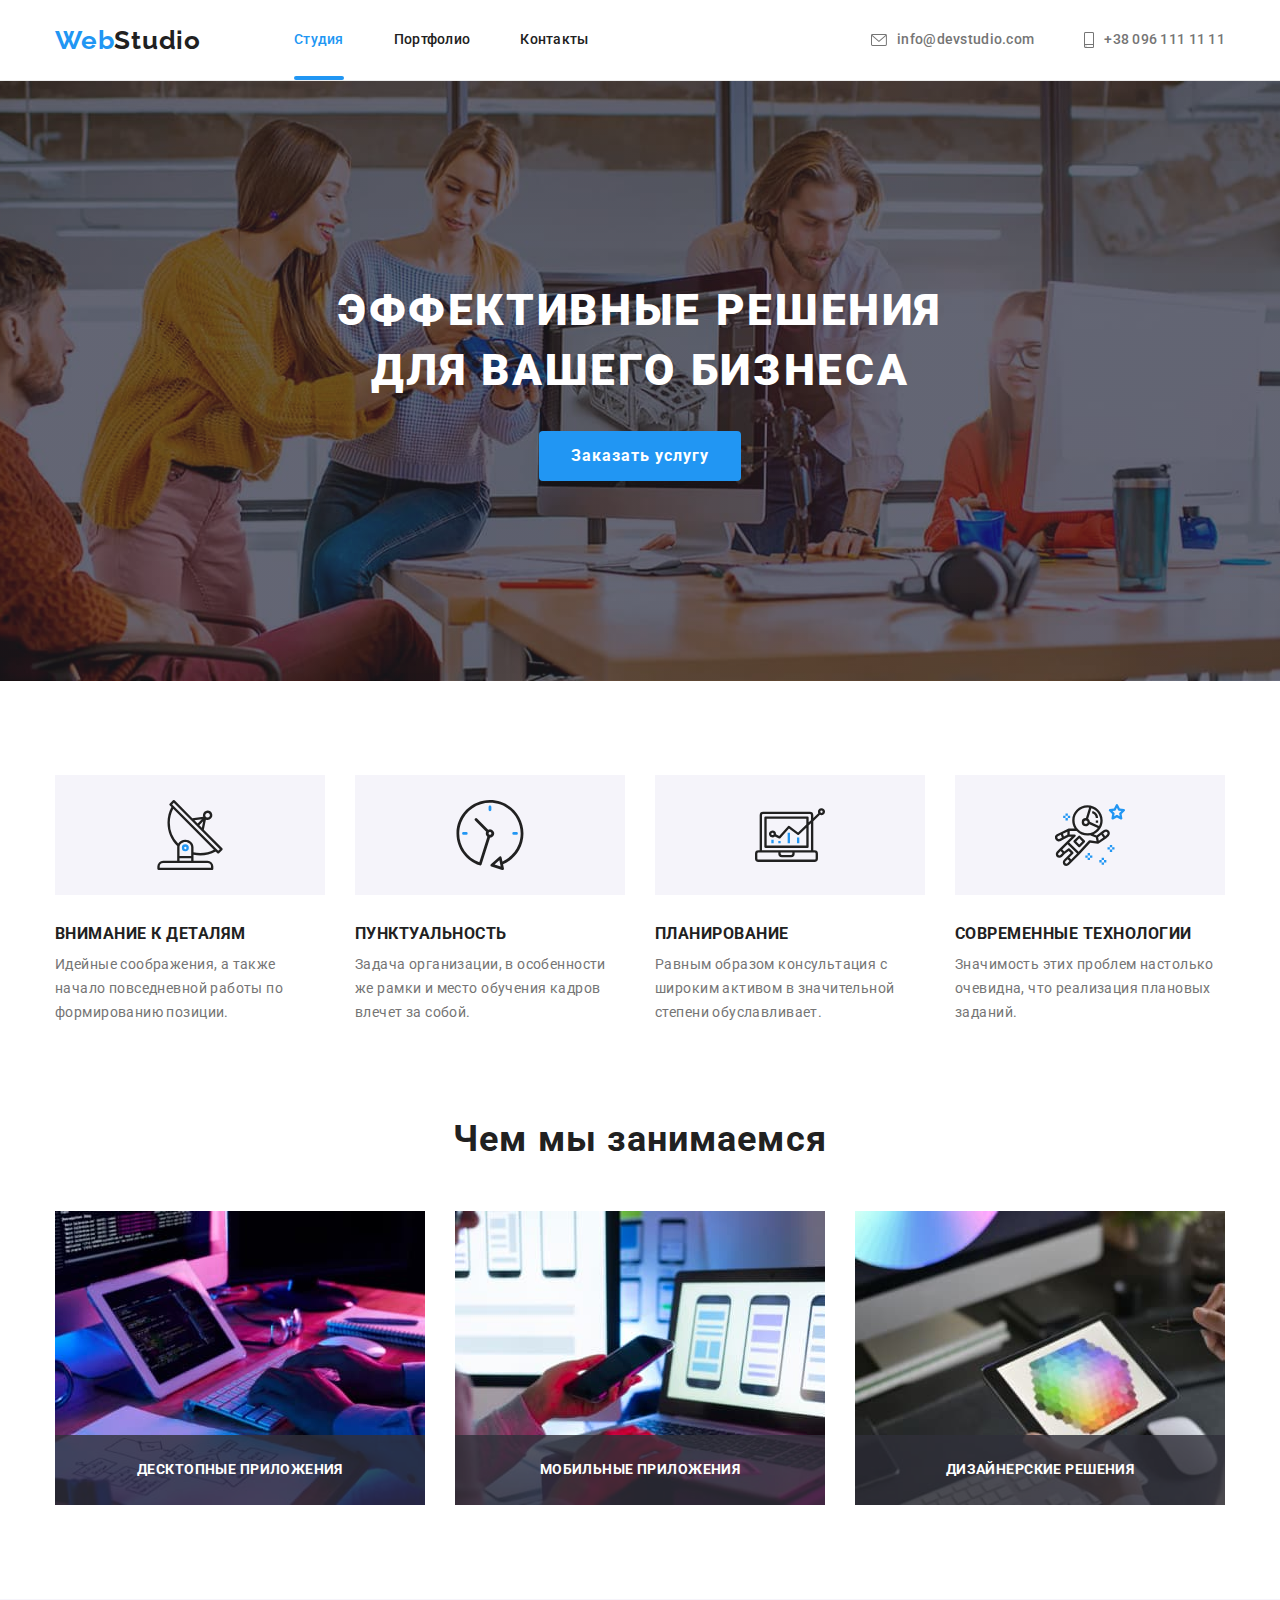
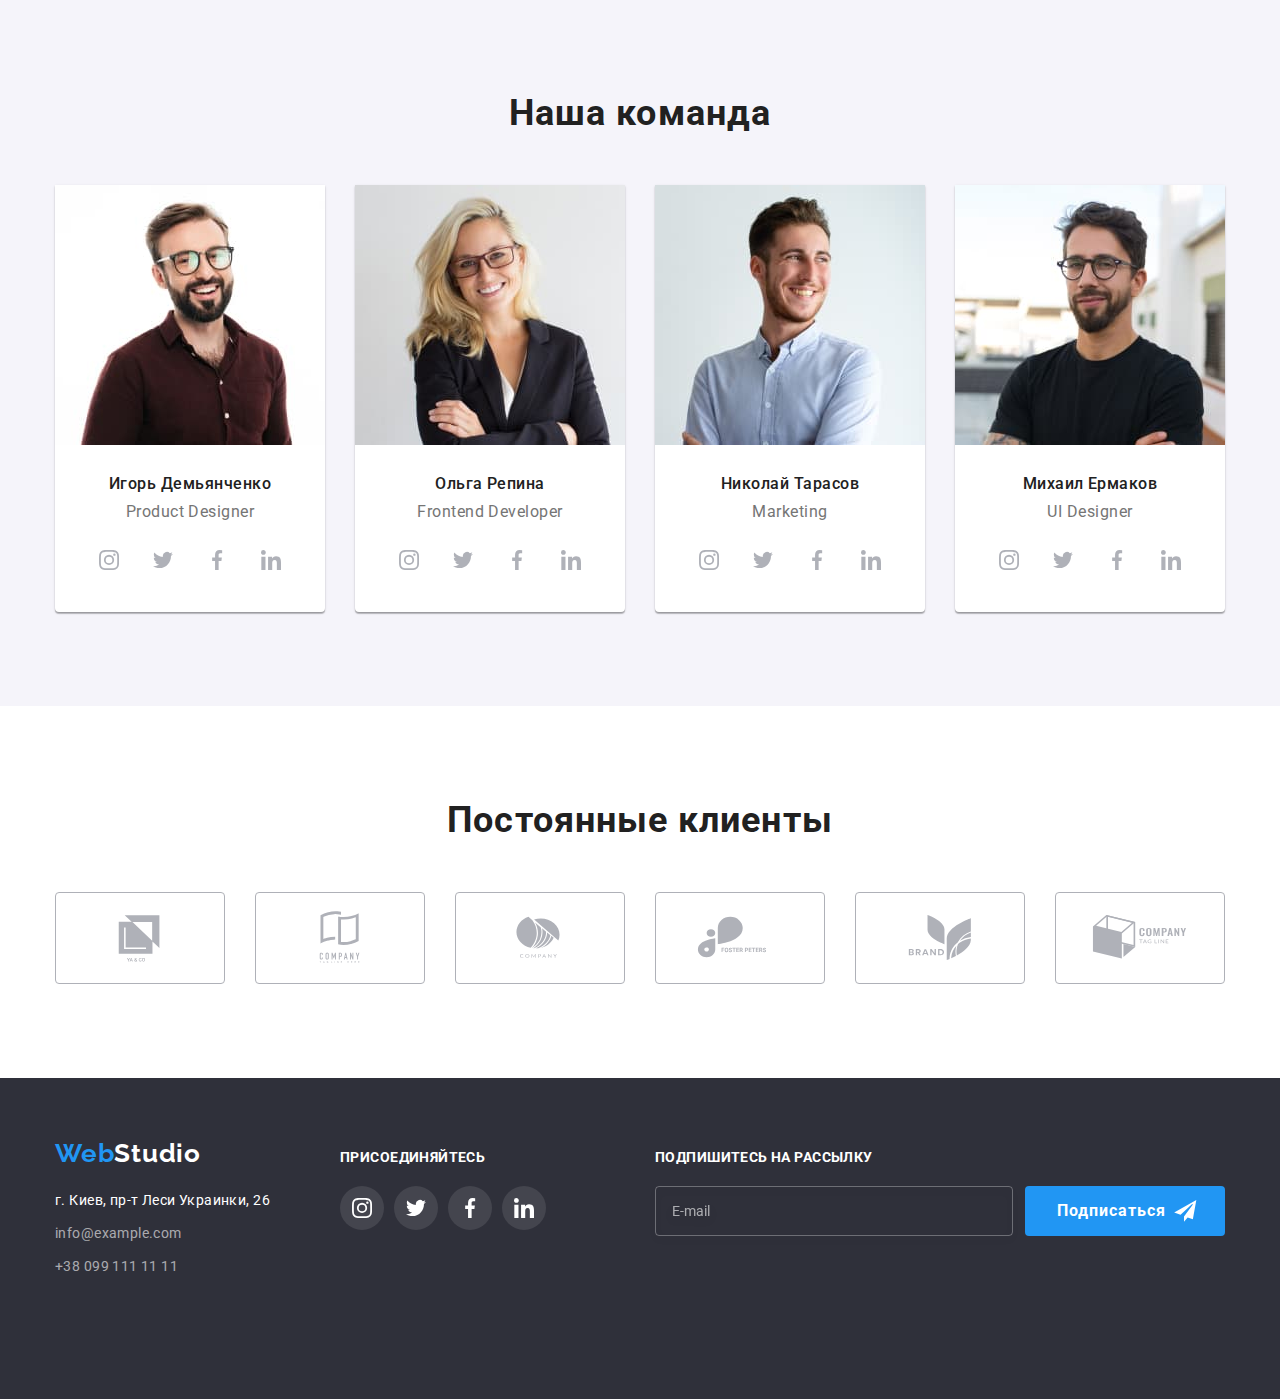
<file: index.html>
<!DOCTYPE html>
<html lang="ru">
  <head>
    <meta charset="UTF-8" />
    <meta http-equiv="X-UA-Compatible" content="IE=edge" />
    <meta name="viewport" content="width=device-width, initial-scale=1.0" />
    <title>WebStudio</title>
    <link rel="preconnect" href="https://fonts.googleapis.com" />
    <link rel="preconnect" href="https://fonts.gstatic.com" crossorigin />
    <link
      href="https://fonts.googleapis.com/css2?family=Raleway:wght@700&family=Roboto:wght@400;500;700;900&display=swap"
      rel="stylesheet"
    />
    <link
      rel="stylesheet"
      href="https://cdnjs.cloudflare.com/ajax/libs/modern-normalize/1.1.0/modern-normalize.min.css"
    />
    <link rel="stylesheet" href="./css/main.min.css" />
  </head>
  <body>
    <header class="header">
      <div class="header__container container">
        <a href="" class="logo header__logo link"
          >Web<span class="header__logo--black">Studio</span></a
        >
        <button type="button" class="header-btn">
          <svg class="header__icon" width="40" height="40">
            <use href="./images/icons.svg#icon-menu">
          </svg>
        </button>
        <nav class="navigation">
          <ul class="menu-list list">
            <li class="menu-list__item">
              <a href="./index.html" class="menu-list__link menu-list__link--current link">Студия</a>
            </li>
            <li class="menu-list__item">
              <a href="./portfolio.html" class="menu-list__link link">Портфолио</a>
            </li>
            <li class="menu-list__item">
              <a href="" class="menu-list__link link">Контакты</a>
            </li>
          </ul>
        </nav>
        <ul class="contact header__contact list">
          <li class="contact__item">
            <a href="mailto:info@devstudio.com" class="contact__mail link"
              ><svg class="contact__icon" width="16" height="12">
                  <use href="./images/icons.svg#icon-envelope">
                </svg>
                info@devstudio.com</a>
          </li>
          <li class="contact__item">
            <a href="tel:+380961111111" class="contact__tel link"
              ><svg class="contact__icon" width="10" height="16">
                  <use href="./images/icons.svg#icon-smartphone">
                </svg>
                +38 096 111 11 11</a>
          </li>
        </ul>
      </div>
      <div class="mobile-menu is-hidden">
        <div class="container">
          <div class="mobile-menu__top">
        <button type="button" class="mobile-menu-btn">
          <svg class="mobile-menu__icon" width="18" height="18">
            <use href="./images/icons.svg#icon-vector">
          </svg>
        </button>
        <ul class="mobile-menu__list list">
            <li class="mobile-menu__item">
              <a href="./index.html" class="mobile-menu__link mobile-menu__link--current link">Студия</a>
            </li>
            <li class="mobile-menu__item">
              <a href="./portfolio.html" class="mobile-menu__link link">Портфолио</a>
            </li>
            <li class="mobile-menu__item">
              <a href="" class="mobile-menu__link link">Контакты</a>
            </li>
          </ul>
          </div>
          <div class="mobile-menu__bottom">
          <ul class="list">
            <li class="mobile-menu__contact">
              <a href="tel:+380961111111" class="mobile-menu__tel link">+38 096 111 11 11</a>
            </li>
            <li class="mobile-menu__contact">
              <a href="mailto:info@devstudio.com" class="mobile-menu__mail link">info@devstudio.com</a>
          </li>
        </ul>
        <ul class="mobile-menu__soc-list list">
          <li class="mobile-menu__soc-item">
            <a href="" class="mobile-menu__soc-link link" target="_blank" rel="noopener noreferrer nofollow">Instagram</a>
          </li>
          <li class="mobile-menu__soc-item">
            <a href="" class="mobile-menu__soc-link link" target="_blank" rel="noopener noreferrer nofollow">Twitter</a>
          </li>
          <li class="mobile-menu__soc-item">
            <a href="" class="mobile-menu__soc-link link" target="_blank" rel="noopener noreferrer nofollow">Facebook</a>
          </li>
          <li class="mobile-menu__soc-item">
            <a href="" class="mobile-menu__soc-link link" target="_blank" rel="noopener noreferrer nofollow">Linkedin</a>
          </li>
        </ul>
        </div>
        </div>
      </div>
    </header>
    <main>
      <section class="hero section">
        <div class="container">
          <h1 class="hero__text">Эффективные решения для вашего бизнеса</h1>
          <button type="button" class="hero__btn" data-modal-open>
            Заказать услугу
          </button>
        </div>
      </section>
      <section class="making section">
        <div class="container">
          <h2 class="visualy-hidden">Преимущества</h2>
          <ul class="making__list list">
            <li class="making__item">
              <div class="making__background">
                <svg class="making__icon" width="70" height="70">
                  <use href="./images/icons.svg#icon-antenna">
                </svg>
              </div>
              <h3 class="making__caption">Внимание к деталям</h3>
              <p class="making__clarification">
                Идейные соображения, а также начало повседневной работы по
                формированию позиции.
              </p>
            </li>
            <li class="making__item">
              <div class="making__background">
                <svg class="making__icon" width="70" height="70">
                  <use href="./images/icons.svg#icon-clock">
                </svg>
              </div>
              <h3 class="making__caption">Пунктуальность</h3>
              <p class="making__clarification">
                Задача организации, в особенности же рамки и место обучения
                кадров влечет за собой.
              </p>
            </li>
            <li class="making__item">
              <div class="making__background">
                <svg class="making__icon" width="70" height="70">
                  <use href="./images/icons.svg#icon-diagram">
                </svg>
              </div>
              <h3 class="making__caption">Планирование</h3>
              <p class="making__clarification">
                Равным образом консультация с широким активом в значительной
                степени обуславливает.
              </p>
            </li>
            <li class="making__item">
              <div class="making__background">
                <svg class="making__icon" width="70" height="70">
                  <use href="./images/icons.svg#icon-astronaut">
                </svg>
              </div>
              <h3 class="making__caption">Современные технологии</h3>
              <p class="making__clarification">
                Значимость этих проблем настолько очевидна, что реализация
                плановых заданий.
              </p>
            </li>
          </ul>
        </div>
      </section>
      <section class="skills section">
        <div class="container">
          <h2 class="skills__caption">Чем мы занимаемся</h2>
          <ul class="skills-list list">
            <li class="skills-list__item">
              <div class="skills-list__example">
                <img
                  srcset="./images/skills/img1.jpg 1x, ./images/skills/img1-2x.jpg 2x"
                  src="./images/skills/img1.jpg"
                  alt="Десктопное приложение"
                  width="370"
                />
                <h3 class="skills-list__text">Десктопные приложения</h3>
             </div>
            </li>
            <li class="skills-list__item">
              <div class="skills-list__example">
                <img
                  srcset="./images/skills/img2.jpg 1x, ./images/skills/img2-2x.jpg 2x"
                  src="./images/skills/img2.jpg"
                  alt="Мобильное приложение"
                  width="370"
                />
                <h3 class="skills-list__text">Мобильные приложения</h3>
              </div>
            </li>
            <li class="skills-list__item">
              <div class="skills-list__example">
              <img
                srcset="./images/skills/img3.jpg 1x, ./images/skills/img3-2x.jpg 2x"
                src="./images/skills/img3.jpg"
                alt="Дизайнерские задачи"
                width="370"
              />
                <h3 class="skills-list__text">Дизайнерские решения</h3>
              </div>
            </li>
          </ul>
        </div>
      </section>
      <section class="staff section">
        <div class="container">
          <h2 class="staff__caption">Наша команда</h2>
          <ul class="staff-list list">
            <li class="staff-list__item">
              <picture>
                <source 
                srcset="
                ./images/staff-img/desctop-size/img1.jpg 1x, 
                ./images/staff-img/desctop-size/img1-2x.jpg 2x"
                media="(min-width:1200px)"
                >
                <source 
                srcset="
                ./images/staff-img/tablet-size/img1.jpg 1x, 
                ./images/staff-img/tablet-size/img1-2x.jpg 2x"
                media="(min-width:768px)"
                >
                <source 
                srcset="
                ./images/staff-img/mobile-size/img1.jpg 1x, 
                ./images/staff-img/mobile-size/img1-2x.jpg 2x"
                media="(min-width:320px)"
                >
                <img
                src="./images/staff-img/tablet-size/img1.jpg"
                alt="Первый член команды"
              />
              </picture>
              <div class="staff-list__information">
                <h3 class="staff-list__name">Игорь Демьянченко</h3>
                <p class="staff-list__position">Product Designer</p>
                <ul class="staff-list__networks list">
                  <li class="staff-list__service">
                    <a href="" class="staff-list__service-link">
                      <svg class="staff-list__icon" width="20" height="20">
                        <use href="./images/icons.svg#icon-instagram">
                      </svg>
                    </a>
                  </li>
                  <li class="staff-list__service">
                    <a href="" class="staff-list__service-link">
                      <svg class="staff-list__icon" width="20" height="20">
                        <use href="./images/icons.svg#icon-twitter">
                      </svg>
                    </a>
                  </li>
                  <li class="staff-list__service">
                    <a href="" class="staff-list__service-link">
                      <svg class="staff-list__icon" width="20" height="20">
                        <use href="./images/icons.svg#icon-facebook">
                      </svg>
                    </a>
                  </li>
                  <li class="staff-list__service">
                    <a href="" class="staff-list__service-link">
                      <svg class="staff-list__icon" width="20" height="20">
                        <use href="./images/icons.svg#icon-linkedin">
                      </svg>
                    </a>
                  </li>
                </ul>
              </div>
            </li>
            <li class="staff-list__item">
              <picture>
                <source 
                srcset="
                ./images/staff-img/desctop-size/img2.jpg 1x, 
                ./images/staff-img/desctop-size/img2-2x.jpg 2x"
                media="(min-width:1200px)"
                >
                <source 
                srcset="
                ./images/staff-img/tablet-size/img2.jpg 1x, 
                ./images/staff-img/tablet-size/img2-2x.jpg 2x"
                media="(min-width:768px)"
                >
                <source 
                srcset="
                ./images/staff-img/mobile-size/img2.jpg 1x, 
                ./images/staff-img/mobile-size/img2-2x.jpg 2x"
                media="(min-width:320px)"
                >
                <img
                src="./images/staff-img/tablet-size/img2.jpg"
                alt="Первый член команды"
              />
              </picture>
              <div class="staff-list__information">
                <h3 class="staff-list__name">Ольга Репина</h3>
                <p class="staff-list__position">Frontend Developer</p>
                <ul class="staff-list__networks list">
                  <li class="staff-list__service">
                    <a href="" class="staff-list__service-link">
                      <svg class="staff-list__icon" width="20" height="20">
                        <use href="./images/icons.svg#icon-instagram">
                      </svg>
                    </a>
                  </li>
                  <li class="staff-list__service">
                    <a href="" class="staff-list__service-link">
                      <svg class="staff-list__icon" width="20" height="20">
                        <use href="./images/icons.svg#icon-twitter">
                      </svg>
                    </a>
                  </li>
                  <li class="staff-list__service">
                    <a href="" class="staff-list__service-link">
                      <svg class="staff-list__icon" width="20" height="20">
                        <use href="./images/icons.svg#icon-facebook">
                      </svg>
                    </a>
                  </li>
                  <li class="staff-list__service">
                    <a href="" class="staff-list__service-link">
                      <svg class="staff-list__icon" width="20" height="20">
                        <use href="./images/icons.svg#icon-linkedin">
                      </svg>
                    </a>
                  </li>
                </ul>
              </div>
            </li>
            <li class="staff-list__item">
              <picture>
                <source 
                srcset="
                ./images/staff-img/desctop-size/img3.jpg 1x, 
                ./images/staff-img/desctop-size/img3-2x.jpg 2x"
                media="(min-width:1200px)"
                >
                <source 
                srcset="
                ./images/staff-img/tablet-size/img3.jpg 1x, 
                ./images/staff-img/tablet-size/img3-2x.jpg 2x"
                media="(min-width:768px)"
                >
                <source 
                srcset="
                ./images/staff-img/mobile-size/img3.jpg 1x, 
                ./images/staff-img/mobile-size/img3-2x.jpg 2x"
                media="(min-width:320px)"
                >
                <img
                src="./images/staff-img/tablet-size/img3.jpg"
                alt="Первый член команды"
              />
              </picture>
              <div class="staff-list__information">
                <h3 class="staff-list__name">Николай Тарасов</h3>
                <p class="staff-list__position">Marketing</p>
                <ul class="staff-list__networks list">
                  <li class="staff-list__service">
                    <a href="" class="staff-list__service-link">
                      <svg class="staff-list__icon" width="20" height="20">
                        <use href="./images/icons.svg#icon-instagram">
                      </svg>
                    </a>
                  </li>
                  <li class="staff-list__service">
                    <a href="" class="staff-list__service-link">
                      <svg class="staff-list__icon" width="20" height="20">
                        <use href="./images/icons.svg#icon-twitter">
                      </svg>
                    </a>
                  </li>
                  <li class="staff-list__service">
                    <a href="" class="staff-list__service-link">
                      <svg class="staff-list__icon" width="20" height="20">
                        <use href="./images/icons.svg#icon-facebook">
                      </svg>
                    </a>
                  </li>
                  <li class="staff-list__service">
                    <a href="" class="staff-list__service-link">
                      <svg class="staff-list__icon" width="20" height="20">
                        <use href="./images/icons.svg#icon-linkedin">
                      </svg>
                    </a>
                  </li>
                </ul>
              </div>
            </li>
            <li class="staff-list__item">
              <picture>
                <source 
                srcset="
                ./images/staff-img/desctop-size/img4.jpg 1x, 
                ./images/staff-img/desctop-size/img4-2x.jpg 2x"
                media="(min-width:1200px)"
                >
                <source 
                srcset="
                ./images/staff-img/tablet-size/img4.jpg 1x, 
                ./images/staff-img/tablet-size/img4-2x.jpg 2x"
                media="(min-width:768px)"
                >
                <source 
                srcset="
                ./images/staff-img/mobile-size/img4.jpg 1x, 
                ./images/staff-img/mobile-size/img4-2x.jpg 2x"
                media="(min-width:320px)"
                >
                <img
                src="./images/staff-img/tablet-size/img4.jpg"
                alt="Первый член команды"
              />
              </picture>
              <div class="staff-list__information">
                <h3 class="staff-list__name">Михаил Ермаков</h3>
                <p class="staff-list__position">UI Designer</p>
                <ul class="staff-list__networks list">
                  <li class="staff-list__service">
                    <a href="" class="staff-list__service-link">
                      <svg class="staff-list__icon" width="20" height="20">
                        <use href="./images/icons.svg#icon-instagram">
                      </svg>
                    </a>
                  </li>
                  <li class="staff-list__service">
                    <a href="" class="staff-list__service-link">
                      <svg class="staff-list__icon" width="20" height="20">
                        <use href="./images/icons.svg#icon-twitter">
                      </svg>
                    </a>
                  </li>
                  <li class="staff-list__service">
                    <a href="" class="staff-list__service-link">
                      <svg class="staff-list__icon" width="20" height="20">
                        <use href="./images/icons.svg#icon-facebook">
                      </svg>
                    </a>
                  </li>
                  <li class="staff-list__service">
                    <a href="" class="staff-list__service-link">
                      <svg class="staff-list__icon" width="20" height="20">
                        <use href="./images/icons.svg#icon-linkedin">
                      </svg>
                    </a>
                  </li>
                </ul>
              </div>
            </li>
          </ul>
        </div>
      </section>
      <section class="clients section">
        <div class="container">
        <h2 class="clients__caption">Постоянные клиенты</h2>
          <ul class="clients-list list">
            <li class="clients-list__item">
              <a href="" class="clients-list__link">
                <svg class="clients-list__icon" width="106" height="60">
                  <use href="./images/icons.svg#icon-Logo">
                </svg>
              </a>
            </li>
            <li class="clients-list__item">
              <a href="" class="clients-list__link">
                <svg class="clients-list__icon" width="106" height="60">
                  <use href="./images/icons.svg#icon-Logo2">
                </svg>
              </a>
            </li>
            <li class="clients-list__item">
              <a href="" class="clients-list__link">
                <svg class="clients-list__icon" width="106" height="60">
                  <use href="./images/icons.svg#icon-Logo3">
                </svg>
              </a>
            </li>
            <li class="clients-list__item">
              <a href="" class="clients-list__link">
                <svg class="clients-list__icon" width="106" height="60">
                  <use href="./images/icons.svg#icon-Logo4">
                </svg>
              </a>
            </li>
            <li class="clients-list__item">
              <a href="" class="clients-list__link">
                <svg class="clients-list__icon" width="106" height="60">
                  <use href="./images/icons.svg#icon-Logo5">
                </svg>
              </a>
            </li>
            <li class="clients-list__item">
              <a href="" class="clients-list__link">
                <svg class="clients-list__icon" width="106" height="60">
                  <use href="./images/icons.svg#icon-Logo6">
                </svg>
              </a>
            </li>
          </ul>
          </div>
      </section>
    </main>
    <footer class="footer">
      <div class="footer__container container">
        <div class="footer__wrap">
        <div class="footer__links">
          <a href="" class="logo footer__logo link"
          >Web<span class="footer__logo--white">Studio</span></a
          >
          <address class="footer__address">
          <ul class="address-list list">
            <li class="address-list__item">
              <a href="" class="address-list__street link"
                >г. Киев, пр-т Леси Украинки, 26</a
              >
            </li>
            <li class="address-list__item">
              <a href="mailto:info@devstudio.com" class="address-list__mail link"
                >info@example.com</a
              >
            </li>
            <li class="address-list__item">
              <a href="tel:+380961111111" class="address-list__tel link"
                >+38 099 111 11 11</a
              >
            </li>
          </ul>
          </address>
        </div>
        <div class="company-networks footer__network">
          <h3 class="company-networks__text">Присоединяйтесь</h3>
          <ul class="company-networks__list list">
            <li class="company-networks__item">
             <a href="" class="company-networks__link">
               <svg class="company-networks__icon" width="20" height="20">
                <use href="./images/icons.svg#icon-instagram">
               </svg>
             </a>
           </li>
           <li class="company-networks__item">
             <a href="" class="company-networks__link">
                <svg class="company-networks__icon" width="20" height="20">
                  <use href="./images/icons.svg#icon-twitter">
               </svg>
             </a>
            </li>
           <li class="company-networks__item">
              <a href="" class="company-networks__link">
               <svg class="company-networks__icon" width="20" height="20">
                 <use href="./images/icons.svg#icon-facebook">
               </svg>
             </a>
            </li>
            <li class="company-networks__item">
             <a href="" class="company-networks__link">
               <svg class="company-networks__icon" width="20" height="20">
                  <use href="./images/icons.svg#icon-linkedin">
               </svg>
             </a>
            </li>
          </ul>
        </div>
        </div>
        <div class="subscribe">
          <p class="subscribe__title">Подпишитесь на рассылку</p>
          <form class="subscribe__form">
            <input type="email" name="user-mail" class="subscribe__input" placeholder="E-mail">
            <button type="submit" class="subscribe__btn">Подписаться
              <svg class="subscribe__icon" width="24" height="24">
                  <use href="./images/icons.svg#icon-send-to">
               </svg>
            </button>
          </form>
        </div>
      </div>
    </footer>
    <div class="backdrop is-hidden"data-modal>
      <div class="modal">
      <button type="button" class="modal__batton" data-modal-close>
        <svg class="modal__icon" width="11" height="11">
          <use href="./images/icons.svg#icon-vector">
        </svg>
      </button>
      <p class="modal__title">Оставьте свои данные, мы вам перезвоним</p>
      <form class="modal__form">
        <div class="modal__field">
        <label class="modal__label">Имя
        <span class="modal__input-wraper">
          <input type="text" name="user-name" class="modal__input">
          <svg class="modal__input-icon" width="18" height="18">
            <use href="./images/icons.svg#icon-person">
          </svg>
        </span>
        </label>
        </div>
        <div class="modal__field">
        <label class="modal__label">Телефон
        <span class="modal__input-wraper">
        <input type="tel" name="user-tel" class="modal__input">
        <svg class="modal__input-icon" width="18" height="18">
            <use href="./images/icons.svg#icon-phone-black">
          </svg>
        </span>
        </label>
        </div>
        <div class="modal__field">
        <label class="modal__label">Почта
        <span class="modal__input-wraper">
        <input type="email" name="user-mail" class="modal__input">
        <svg class="modal__input-icon" width="18" height="18">
            <use href="./images/icons.svg#icon-email-black">
          </svg>
        </span>
        </label>
        </div>
        <div class="modal__field">
        <label class="modal__label">Комментарий
        <textarea name="user-text" class="modal__comment" placeholder="Введите текст"></textarea>
        </label>
        </div>
        <div class="modal__field-check">
          <input type="checkbox" name="policy" id="input-check" class="modal__check modal__input-hidden">
          <label for="input-check" class="modal__check-text">
            <span class="modal__check-wrap">
              <svg class="modal__check-icon" width="11" height="8">
              <use href="./images/icons.svg#icon-agree">
              </svg>
            </span>
            Соглашаюсь с рассылкой и принимаю<a href="" class="modal__policy">Условия договора</a></label>
        </div>
        <button type="submit" class="modal__confirm-btn">Отправить</button>
      </form>
    </div>
  </div>
  <script src="./js/modal.js"></script>
  <script src="./js/menu.js"></script>
  </body>
</html>
    </main>
  </body>
</html>
</file>
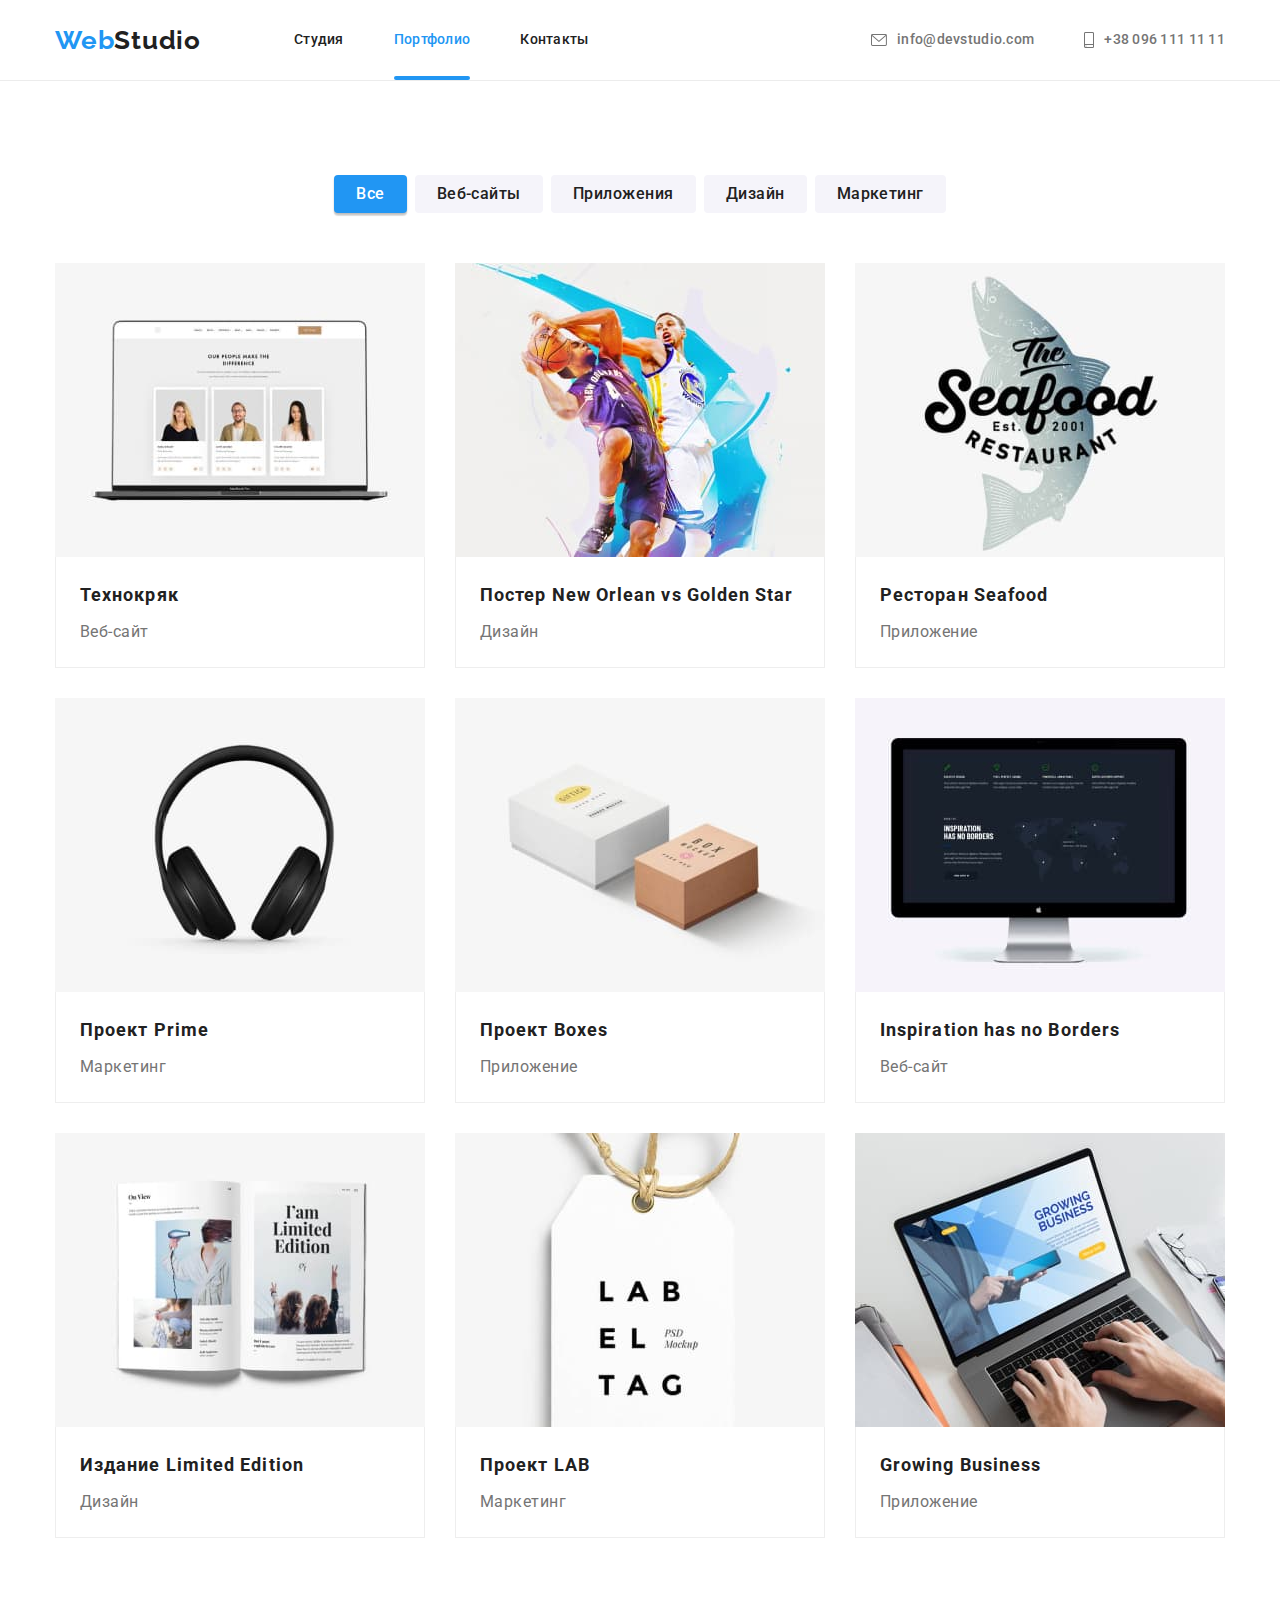
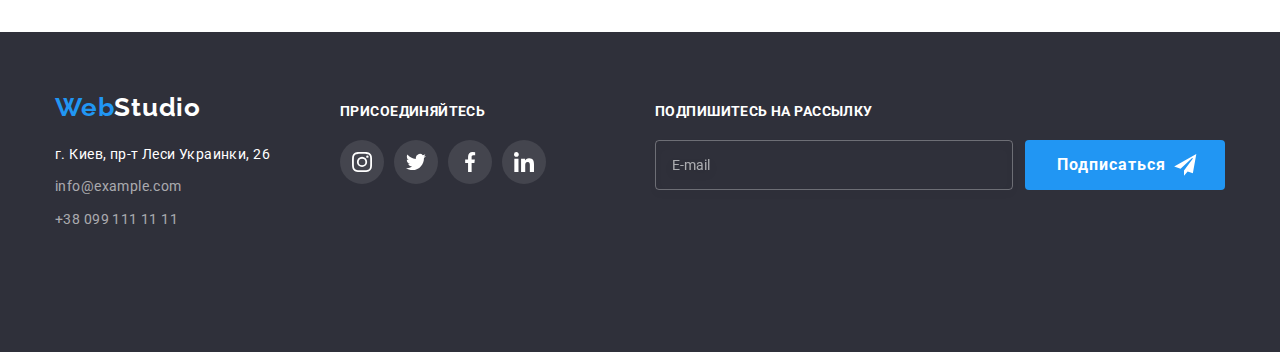
<file: portfolio.html>
<!DOCTYPE html>
<html lang="ru">
  <head>
    <meta charset="UTF-8" />
    <meta http-equiv="X-UA-Compatible" content="IE=edge" />
    <meta name="viewport" content="width=device-width, initial-scale=1.0" />
    <title>WebStudio</title>
    <link rel="preconnect" href="https://fonts.googleapis.com" />
    <link rel="preconnect" href="https://fonts.gstatic.com" crossorigin />
    <link
      href="https://fonts.googleapis.com/css2?family=Raleway:wght@700&family=Roboto:wght@400;500;700;900&display=swap"
      rel="stylesheet"
    />
    <link
      rel="stylesheet"
      href="https://cdnjs.cloudflare.com/ajax/libs/modern-normalize/1.1.0/modern-normalize.min.css"
    />
    <link rel="stylesheet" href="./css/main.min.css" />
  </head>
  <body>
    <header class="header">
      <div class="container header__container">
        <a href="" class="logo header__logo link"
          >Web<span class="header__logo--black">Studio</span></a
        >
        <button type="button" class="header-btn">
          <svg class="header__icon" width="40" height="40">
            <use href="./images/icons.svg#icon-menu">
          </svg>
        </button>
        <nav class="navigation">
          <ul class="menu-list list">
            <li class="menu-list__item">
              <a href="./index.html" class="menu-list__link link">Студия</a>
            </li>
            <li class="menu-list__item">
              <a href="./portfolio.html" class="menu-list__link link menu-list__link--current">Портфолио</a>
            </li>
            <li class="menu-list__item">
              <a href="" class="menu-list__link link">Контакты</a>
            </li>
          </ul>
        </nav>
        <ul class="contact header__contact list">
          <li class="contact__item">
            <a href="mailto:info@devstudio.com" class="contact__mail link"
              ><svg class="contact__icon" width="16" height="12">
                  <use href="./images/icons.svg#icon-envelope">
                </svg>
                info@devstudio.com</a>
          </li>
          <li class="contact-item">
            <a href="tel:+380961111111" class="contact__tel link"
              ><svg class="contact__icon" width="10" height="16">
                  <use href="./images/icons.svg#icon-smartphone">
                </svg>
                +38 096 111 11 11</a>
          </li>
        </ul>
      </div>
      <div class="mobile-menu is-hidden">
        <div class="container">
          <div class="mobile-menu__top">
        <button type="button" class="mobile-menu-btn">
          <svg class="mobile-menu__icon" width="18" height="18">
            <use href="./images/icons.svg#icon-vector">
          </svg>
        </button>
        <ul class="mobile-menu__list list">
            <li class="mobile-menu__item">
              <a href="./index.html" class="mobile-menu__link link">Студия</a>
            </li>
            <li class="mobile-menu__item">
              <a href="./portfolio.html" class="mobile-menu__link mobile-menu__link--current link">Портфолио</a>
            </li>
            <li class="mobile-menu__item">
              <a href="" class="mobile-menu__link link">Контакты</a>
            </li>
          </ul>
          </div>
          <div class="mobile-menu__bottom">
          <ul class="list">
            <li class="mobile-menu__contact">
              <a href="tel:+380961111111" class="mobile-menu__tel link">+38 096 111 11 11</a>
            </li>
            <li class="mobile-menu__contact">
              <a href="mailto:info@devstudio.com" class="mobile-menu__mail link">info@devstudio.com</a>
          </li>
        </ul>
        <ul class="mobile-menu__soc-list list">
          <li class="mobile-menu__soc-item">
            <a href="" class="mobile-menu__soc-link link" target="_blank" rel="noopener noreferrer nofollow">Instagram</a>
          </li>
          <li class="mobile-menu__soc-item">
            <a href="" class="mobile-menu__soc-link link" target="_blank" rel="noopener noreferrer nofollow">Twitter</a>
          </li>
          <li class="mobile-menu__soc-item">
            <a href="" class="mobile-menu__soc-link link" target="_blank" rel="noopener noreferrer nofollow">Facebook</a>
          </li>
          <li class="mobile-menu__soc-item">
            <a href="" class="mobile-menu__soc-link link" target="_blank" rel="noopener noreferrer nofollow">Linkedin</a>
          </li>
        </ul>
        </div>
        </div>
      </div>
    </header>
    <main>
      <section class="section">
        <div class="container">
          <h1 class="visualy-hidden">Портфолио</h1>
          <ul class="sorting-btns sorting-btns__portfolio list">
            <li class="sorting-btns__item">
              <button type="button" class="sorting-btns__button sorting-btns__button--current">Все</button>
            </li>
            <li class="sorting-btns__item">
              <button type="button" class="sorting-btns__button">Веб-сайты</button>
            </li>
            <li class="sorting-btns__item">
              <button type="button" class="sorting-btns__button">Приложения</button>
            </li>
            <li class="sorting-btns__item">
              <button type="button" class="sorting-btns__button">Дизайн</button>
            </li>
            <li class="sorting-btns__item">
              <button type="button" class="sorting-btns__button">Маркетинг</button>
            </li>
          </ul>
          <ul class="portfolio-sample list">
            <li class="portfolio-sample__item">
              <a href="" class="portfolio-sample__link link">
                <div class="portfolio-sample__thumb">
              <picture>
                <source 
                srcset="
                ./images/portfolio-img/desctop-size/img1.jpg 1x, 
                ./images/portfolio-img/desctop-size/img1-2x.jpg 2x"
                media="(min-width:1200px)"
                >
                <source 
                srcset="
                ./images/portfolio-img/tablet-size/img1.jpg 1x, 
                ./images/portfolio-img/tablet-size/img1-2x.jpg 2x"
                media="(min-width:768px)"
                >
                <source 
                srcset="
                ./images/portfolio-img/mobile-size/img1.jpg 1x, 
                ./images/portfolio-img/mobile-size/img1-2x.jpg 2x"
                media="(min-width:320px)"
                >
                <img
                src="./images/portfolio-img/tablet-size/img1.jpg"
                alt="Первый член команды"
              />
                </picture>
                  <div class="portfolio-sample__overlay">
                    <p class="portfolio-sample__overlay-text">Ресурс предлагает комплексные предложения с разным уровнем функционала и сервисов. Все это позволит посетителю получить исчерпывающие сведения о компании или частном лице.</p>
                  </div>
                </div>
                <div class="portfolio-sample__information">
                  <h2 class="portfolio-sample__name">Технокряк</h2>
                  <p class="portfolio-sample__type">Веб-сайт</p>
                </div>
              </a>
            </li>
            <li class="portfolio-sample__item">
              <a href="" class="portfolio-sample__link link">
                <div class="portfolio-sample__thumb">
              <picture>
                <source 
                srcset="
                ./images/portfolio-img/desctop-size/img2.jpg 1x, 
                ./images/portfolio-img/desctop-size/img2-2x.jpg 2x"
                media="(min-width:1200px)"
                >
                <source 
                srcset="
                ./images/portfolio-img/tablet-size/img2.jpg 1x, 
                ./images/portfolio-img/tablet-size/img2-2x.jpg 2x"
                media="(min-width:768px)"
                >
                <source 
                srcset="
                ./images/portfolio-img/mobile-size/img2.jpg 1x, 
                ./images/portfolio-img/mobile-size/img2-2x.jpg 2x"
                media="(min-width:320px)"
                >
                <img
                src="./images/portfolio-img/tablet-size/img2.jpg"
                alt="Первый член команды"
              />
                </picture>
                  <div class="portfolio-sample__overlay">
                    <p class="portfolio-sample__overlay-text">Test</p>
                  </div>
                </div>
                <div class="portfolio-sample__information">
                  <h2 class="portfolio-sample__name">Постер New Orlean vs Golden Star</h2>
                  <p class="portfolio-sample__type">Дизайн</p>
                </div>
              </a>
            </li>
            <li class="portfolio-sample__item">
              <a href="" class="portfolio-sample__link link">
                  <div class="portfolio-sample__thumb">
              <picture>
                <source 
                srcset="
                ./images/portfolio-img/desctop-size/img3.jpg 1x, 
                ./images/portfolio-img/desctop-size/img3-2x.jpg 2x"
                media="(min-width:1200px)"
                >
                <source 
                srcset="
                ./images/portfolio-img/tablet-size/img3.jpg 1x, 
                ./images/portfolio-img/tablet-size/img3-2x.jpg 2x"
                media="(min-width:768px)"
                >
                <source 
                srcset="
                ./images/portfolio-img/mobile-size/img3.jpg 1x, 
                ./images/portfolio-img/mobile-size/img3-2x.jpg 2x"
                media="(min-width:320px)"
                >
                <img
                src="./images/portfolio-img/tablet-size/img3.jpg"
                alt="Первый член команды"
              />
                </picture>
                    <div class="portfolio-sample__overlay">
                    <p class="portfolio-sample__overlay-text">Test</p>
                    </div>
                  </div>
                <div class="portfolio-sample__information">
                  <h2 class="portfolio-sample__name">Ресторан Seafood</h2>
                  <p class="portfolio-sample__type">Приложение</p>
                </div>
              </a>
            </li>
            <li class="portfolio-sample__item">
              <a href="" class="portfolio-sample__link link">
                  <div class="portfolio-sample__thumb">
              <picture>
                <source 
                srcset="
                ./images/portfolio-img/desctop-size/img4.jpg 1x, 
                ./images/portfolio-img/desctop-size/img4-2x.jpg 2x"
                media="(min-width:1200px)"
                >
                <source 
                srcset="
                ./images/portfolio-img/tablet-size/img4.jpg 1x, 
                ./images/portfolio-img/tablet-size/img4-2x.jpg 2x"
                media="(min-width:768px)"
                >
                <source 
                srcset="
                ./images/portfolio-img/mobile-size/img4.jpg 1x, 
                ./images/portfolio-img/mobile-size/img4-2x.jpg 2x"
                media="(min-width:320px)"
                >
                <img
                src="./images/portfolio-img/tablet-size/img4.jpg"
                alt="Первый член команды"
              />
                </picture>
                      <div class="portfolio-sample__overlay">
                      <p class="portfolio-sample__overlay-text">Test</p>
                      </div>
                  </div>
                <div class="portfolio-sample__information">
                  <h2 class="portfolio-sample__name">Проект Prime</h2>
                  <p class="portfolio-sample__type">Маркетинг</p>
                </div>
              </a>
            </li>
            <li class="portfolio-sample__item">
              <a href="" class="portfolio-sample__link link">
                <div class="portfolio-sample__thumb">
              <picture>
                <source 
                srcset="
                ./images/portfolio-img/desctop-size/img5.jpg 1x, 
                ./images/portfolio-img/desctop-size/img5-2x.jpg 2x"
                media="(min-width:1200px)"
                >
                <source 
                srcset="
                ./images/portfolio-img/tablet-size/img5.jpg 1x, 
                ./images/portfolio-img/tablet-size/img5-2x.jpg 2x"
                media="(min-width:768px)"
                >
                <source 
                srcset="
                ./images/portfolio-img/mobile-size/img5.jpg 1x, 
                ./images/portfolio-img/mobile-size/img5-2x.jpg 2x"
                media="(min-width:320px)"
                >
                <img
                src="./images/portfolio-img/tablet-size/img5.jpg"
                alt="Первый член команды"
              />
                </picture>
                      <div class="portfolio-sample__overlay">
                      <p class="portfolio-sample__overlay-text">Test</p>
                      </div>
                  </div>
                <div class="portfolio-sample__information">
                  <h2 class="portfolio-sample__name">Проект Boxes</h2>
                  <p class="portfolio-sample__type">Приложение</p>
                </div>
              </a>
            </li>
            <li class="portfolio-sample__item">
              <a href="" class="portfolio-sample__link link">
                <div class="portfolio-sample__thumb">
              <picture>
                <source 
                srcset="
                ./images/portfolio-img/desctop-size/img6.jpg 1x, 
                ./images/portfolio-img/desctop-size/img6-2x.jpg 2x"
                media="(min-width:1200px)"
                >
                <source 
                srcset="
                ./images/portfolio-img/tablet-size/img6.jpg 1x, 
                ./images/portfolio-img/tablet-size/img6-2x.jpg 2x"
                media="(min-width:768px)"
                >
                <source 
                srcset="
                ./images/portfolio-img/mobile-size/img6.jpg 1x, 
                ./images/portfolio-img/mobile-size/img6-2x.jpg 2x"
                media="(min-width:320px)"
                >
                <img
                src="./images/portfolio-img/tablet-size/img6.jpg"
                alt="Первый член команды"
              />
                </picture>
                      <div class="portfolio-sample__overlay">
                      <p class="portfolio-sample__overlay-text">Test</p>
                      </div>
                  </div>
                <div class="portfolio-sample__information">
                  <h2 class="portfolio-sample__name">Inspiration has no Borders</h2>
                  <p class="portfolio-sample__type">Веб-сайт</p>
                </div>
              </a>
            </li>
            <li class="portfolio-sample__item">
              <a href="" class="portfolio-sample__link link">
                <div class="portfolio-sample__thumb">
              <picture>
                <source 
                srcset="
                ./images/portfolio-img/desctop-size/img7.jpg 1x, 
                ./images/portfolio-img/desctop-size/img7-2x.jpg 2x"
                media="(min-width:1200px)"
                >
                <source 
                srcset="
                ./images/portfolio-img/tablet-size/img7.jpg 1x, 
                ./images/portfolio-img/tablet-size/img7-2x.jpg 2x"
                media="(min-width:768px)"
                >
                <source 
                srcset="
                ./images/portfolio-img/mobile-size/img7.jpg 1x, 
                ./images/portfolio-img/mobile-size/img7-2x.jpg 2x"
                media="(min-width:320px)"
                >
                <img
                src="./images/portfolio-img/tablet-size/img7.jpg"
                alt="Первый член команды"
              />
                </picture>
                      <div class="portfolio-sample__overlay">
                      <p class="portfolio-sample__overlay-text">Test</p>
                      </div>
                  </div>
                <div class="portfolio-sample__information">
                  <h2 class="portfolio-sample__name">Издание Limited Edition</h2>
                  <p class="portfolio-sample__type">Дизайн</p>
                </div>
              </a>
            </li>
            <li class="portfolio-sample__item">
              <a href="" class="portfolio-sample__link link">
                <div class="portfolio-sample__thumb">
              <picture>
                <source 
                srcset="
                ./images/portfolio-img/desctop-size/img8.jpg 1x, 
                ./images/portfolio-img/desctop-size/img8-2x.jpg 2x"
                media="(min-width:1200px)"
                >
                <source 
                srcset="
                ./images/portfolio-img/tablet-size/img8.jpg 1x, 
                ./images/portfolio-img/tablet-size/img8-2x.jpg 2x"
                media="(min-width:768px)"
                >
                <source 
                srcset="
                ./images/portfolio-img/mobile-size/img8.jpg 1x, 
                ./images/portfolio-img/mobile-size/img8-2x.jpg 2x"
                media="(min-width:320px)"
                >
                <img
                src="./images/portfolio-img/tablet-size/img8.jpg"
                alt="Первый член команды"
              />
                </picture>
                      <div class="portfolio-sample__overlay">
                      <p class="portfolio-sample__overlay-text">Test</p>
                      </div>
                  </div>
                <div class="portfolio-sample__information">
                  <h2 class="portfolio-sample__name">Проект LAB</h2>
                  <p class="portfolio-sample__type">Маркетинг</p>
                </div>
              </a>
            </li>
            <li class="portfolio-sample__item">
              <a href="" class="portfolio-sample__link link">
                <div class="portfolio-sample__thumb">
              <picture>
                <source 
                srcset="
                ./images/portfolio-img/desctop-size/img9.jpg 1x, 
                ./images/portfolio-img/desctop-size/img9-2x.jpg 2x"
                media="(min-width:1200px)"
                >
                <source 
                srcset="
                ./images/portfolio-img/tablet-size/img9.jpg 1x, 
                ./images/portfolio-img/tablet-size/img9-2x.jpg 2x"
                media="(min-width:768px)"
                >
                <source 
                srcset="
                ./images/portfolio-img/mobile-size/img9.jpg 1x, 
                ./images/portfolio-img/mobile-size/img9-2x.jpg 2x"
                media="(min-width:320px)"
                >
                <img
                src="./images/portfolio-img/tablet-size/img9.jpg"
                alt="Первый член команды"
              />
                </picture>
                      <div class="portfolio-sample__overlay">
                      <p class="portfolio-sample__overlay-text">Test</p>
                      </div>
                  </div>
                <div class="portfolio-sample__information">
                  <h2 class="portfolio-sample__name">Growing Business</h2>
                  <p class="portfolio-sample__type">Приложение</p>
                </div>
              </a>
            </li>
          </ul>
        </div>
      </section>
    </main>
    <footer class="footer">
      <div class="footer__container container">
        <div class="footer__wrap">
        <div class="footer__links">
          <a href="" class="logo footer__logo link"
          >Web<span class="footer__logo--white">Studio</span></a
          >
          <address class="footer__address">
          <ul class="address-list list">
            <li class="address-list__item">
              <a href="" class="address-list__street link"
                >г. Киев, пр-т Леси Украинки, 26</a
              >
            </li>
            <li class="address-list__item">
              <a href="mailto:info@devstudio.com" class="address-list__mail link"
                >info@example.com</a
              >
            </li>
            <li class="address-list__item">
              <a href="tel:+380961111111" class="address-list__tel link"
                >+38 099 111 11 11</a
              >
            </li>
          </ul>
          </address>
        </div>
        <div class="company-networks footer__network">
          <h3 class="company-networks__text">Присоединяйтесь</h3>
          <ul class="company-networks__list list">
            <li class="company-networks__item">
             <a href="" class="company-networks__link">
               <svg class="company-networks__icon" width="20" height="20">
                <use href="./images/icons.svg#icon-instagram">
               </svg>
             </a>
           </li>
           <li class="company-networks__item">
             <a href="" class="company-networks__link">
                <svg class="company-networks__icon" width="20" height="20">
                  <use href="./images/icons.svg#icon-twitter">
               </svg>
             </a>
            </li>
           <li class="company-networks__item">
              <a href="" class="company-networks__link">
               <svg class="company-networks__icon" width="20" height="20">
                 <use href="./images/icons.svg#icon-facebook">
               </svg>
             </a>
            </li>
            <li class="company-networks__item">
             <a href="" class="company-networks__link">
               <svg class="company-networks__icon" width="20" height="20">
                  <use href="./images/icons.svg#icon-linkedin">
               </svg>
             </a>
            </li>
          </ul>
        </div>
        </div>
        <div class="subscribe">
          <p class="subscribe__title">Подпишитесь на рассылку</p>
          <form class="subscribe__form">
            <input type="email" name="user-mail" class="subscribe__input" placeholder="E-mail">
            <button type="submit" class="subscribe__btn">Подписаться
              <svg class="subscribe__icon" width="24" height="24">
                  <use href="./images/icons.svg#icon-send-to">
               </svg>
            </button>
          </form>
        </div>
      </div>
    </footer>
    <script src="./js/menu.js"></script>
  </body>
</html>
</file>
<file: css/main.min.css>
:root{--secondary-text-color: #757575;--main-text-color: #212121;--accent-color: #2196f3;--primary-white-color: #ffffff;--icon-color: #afb1b8;--transition-timing-function: 250ms cubic-bezier(0.4, 0, 0.2, 1)}body{font-family:Roboto, Tahoma, sans-serif;color:var(--main-text-color);background-color:var(--primary-white-color);font-size:14px}h1,h2,h3,p{margin:0}.link{text-decoration:none}.list{list-style:none;margin:0;padding:0}img{display:block;width:100%}.visualy-hidden{display:none}.container{width:100%;padding-left:15px;padding-right:15px;margin-left:auto;margin-right:auto}@media screen and (min-width: 480px){.container{max-width:480px}}@media screen and (min-width: 768px){.container{max-width:768px}}@media screen and (min-width: 1200px){.container{max-width:1200px}}.section{padding-top:60px;padding-bottom:60px}@media screen and (min-width: 1200px){.section{padding-top:94px;padding-bottom:94px}}.logo{font-family:"Raleway";font-style:normal;font-weight:700;font-size:24px;line-height:1.17;letter-spacing:.03em;color:var(--accent-color)}@media screen and (min-width: 1200px){.logo{font-weight:700;font-size:26px;line-height:1.19;letter-spacing:.03em}}.backdrop{position:fixed;top:0;left:0;width:100%;height:100%;background-color:rgba(0,0,0,0.2);opacity:1;-webkit-transition:opacity var(--transition-timing-function);transition:opacity var(--transition-timing-function);overflow-y:auto}.backdrop.is-hidden{opacity:0;pointer-events:none;visibility:hidden}.modal{position:absolute;top:50%;left:50%;-webkit-transform:translate(-50%, -50%) scale(1);transform:translate(-50%, -50%) scale(1);width:auto;height:auto;overflow-y:scroll;background-color:var(--primary-white-color);-webkit-box-shadow:0px 1px 3px rgba(0,0,0,0.12),0px 1px 1px rgba(0,0,0,0.14),0px 2px 1px rgba(0,0,0,0.2);box-shadow:0px 1px 3px rgba(0,0,0,0.12),0px 1px 1px rgba(0,0,0,0.14),0px 2px 1px rgba(0,0,0,0.2);border-radius:4px;padding:40px;-webkit-transition:-webkit-transform var(--transition-timing-function);transition:-webkit-transform var(--transition-timing-function);transition:transform var(--transition-timing-function);transition:transform var(--transition-timing-function), -webkit-transform var(--transition-timing-function)}@media screen and (min-width: 1200px){.modal{width:528px}}.backdrop.is-hidden .modal{-webkit-transform:translate(-50%, -50%) scale(0.8);transform:translate(-50%, -50%) scale(0.8)}.modal__batton{position:absolute;top:8px;right:8px;width:30px;height:30px;padding:0;background:var(--primary-white-color);border:1px solid rgba(0,0,0,0.1);border-radius:50%;cursor:pointer;display:-webkit-box;display:-ms-flexbox;display:flex;-webkit-box-pack:center;-ms-flex-pack:center;justify-content:center;-webkit-box-align:center;-ms-flex-align:center;align-items:center}.modal__batton:hover .modal__icon,.modal__batton:focus .modal__icon{fill:var(--accent-color)}.modal__icon{display:-webkit-box;display:-ms-flexbox;display:flex;-webkit-box-pack:center;-ms-flex-pack:center;justify-content:center;-webkit-box-align:center;-ms-flex-align:center;align-items:center;-webkit-transition:fill var(--transition-timing-function);transition:fill var(--transition-timing-function)}.modal__title{font-weight:700;font-size:20px;line-height:1.5;letter-spacing:.03em;text-align:center;margin-bottom:12px}@media screen and (max-width: 1199px){.modal__title{font-weight:700;font-size:20px;line-height:1.17;letter-spacing:.03em}}.modal__input{width:100%;height:40px;border:1px solid rgba(33,33,33,0.2);border-radius:4px;padding-left:42px;outline:none;-webkit-transition:border-color var(--transition-timing-function);transition:border-color var(--transition-timing-function)}.modal__input:focus{border-color:var(--accent-color)}.modal__input:focus+.modal__input-icon{fill:var(--accent-color)}.modal__label{display:block;font-weight:400;font-size:12px;line-height:1.17;color:var(--secondary-text-color)}.modal__comment{width:100%;height:120px;border:1px solid rgba(33,33,33,0.2);border-radius:4px;margin-top:4px;padding:12px 16px;resize:none;outline:none;-webkit-transition:border-color var(--transition-timing-function);transition:border-color var(--transition-timing-function)}.modal__comment:focus{border-color:var(--accent-color)}.modal__confirm-btn{display:block;margin:auto;font-family:inherit;font-style:normal;font-weight:700;font-size:16px;line-height:1.87;letter-spacing:.06em;color:var(--primary-white-color);background-color:var(--accent-color);border:0px;border-radius:4px;cursor:pointer;padding:10px 32px;min-width:200px;-webkit-box-shadow:0px 1px 3px rgba(0,0,0,0.12),0px 1px 1px rgba(0,0,0,0.14),0px 2px 1px rgba(0,0,0,0.2);box-shadow:0px 1px 3px rgba(0,0,0,0.12),0px 1px 1px rgba(0,0,0,0.14),0px 2px 1px rgba(0,0,0,0.2);-webkit-transition:background-color var(--transition-timing-function);transition:background-color var(--transition-timing-function)}.modal__confirm-btn:hover,.modal__confirm-btn:focus{background-color:#188ce8}.modal__input-wraper{display:block;position:relative;margin-top:4px}.modal__input-icon{position:absolute;left:15px;top:50%;-webkit-transform:translateY(-50%);transform:translateY(-50%);-webkit-transition:fill var(--transition-timing-function);transition:fill var(--transition-timing-function)}.modal__field{margin-bottom:10px}.modal__field:last-child{margin-bottom:20px}.modal__field-check{margin-bottom:30px}.modal__check-text{font-weight:400;font-size:8px;line-height:1.16;color:var(--secondary-text-color);display:-webkit-box;display:-ms-flexbox;display:flex;-webkit-box-pack:center;-ms-flex-pack:center;justify-content:center;-webkit-box-align:center;-ms-flex-align:center;align-items:center}@media screen and (min-width: 1200px){.modal__check-text{font-weight:400;font-size:11px;line-height:1.71}}@media screen and (min-width: 1200px){.modal__check-text{font-weight:400;font-size:14px;line-height:1.71}}.modal__check-text span{width:16px;height:15px;border:2px solid #000000;border-radius:3px;display:-webkit-box;display:-ms-flexbox;display:flex;-webkit-box-pack:center;-ms-flex-pack:center;justify-content:center;-webkit-box-align:center;-ms-flex-align:center;align-items:center;margin-right:9px}.modal__check-icon{fill:transparent;width:11px;height:13px}@media screen and (max-width: 479px){.modal__check-icon{font-weight:400;font-size:14px;line-height:1.71}}.modal__check:checked+.modal__check-text .modal__check-wrap{background-color:var(--accent-color);border:none;-webkit-transition:fill var(--transition-timing-function);transition:fill var(--transition-timing-function)}.modal__check:checked+.modal__check-text .modal__check-icon{fill:var(--primary-white-color)}.modal__policy{font-weight:400;font-size:8px;line-height:1.16;color:var(--accent-color);margin-left:4px}@media screen and (min-width: 1200px){.modal__policy{font-weight:400;font-size:14px;line-height:1.71}}.modal__input-hidden{position:absolute;white-space:nowrap;width:1px;height:1px;overflow:hidden;border:0;padding:0;clip:rect(0 0 0 0);-webkit-clip-path:inset(50%);clip-path:inset(50%);margin:-1px}.mobile-menu{position:fixed;z-index:1;top:0;left:0;background-color:var(--primary-white-color);width:100vw;height:100vh;padding-top:48px;padding-bottom:48px}.mobile-menu .container{display:-webkit-box;display:-ms-flexbox;display:flex;-webkit-box-orient:vertical;-webkit-box-direction:normal;-ms-flex-direction:column;flex-direction:column;height:100%;-webkit-box-pack:justify;-ms-flex-pack:justify;justify-content:space-between;padding-left:40px;overflow-y:auto}.mobile-menu-btn{display:block;position:absolute;top:10px;right:15px;width:40px;height:40px;padding:0;background:var(--primary-white-color);border:none;cursor:pointer;display:-webkit-box;display:-ms-flexbox;display:flex;-webkit-box-pack:center;-ms-flex-pack:center;justify-content:center;-webkit-box-align:center;-ms-flex-align:center;align-items:center}.mobile-menu-btn:hover .modal__icon,.mobile-menu-btn:focus .modal__icon{fill:var(--accent-color)}.mobile-menu__item:not(:last-child){margin-bottom:32px}.mobile-menu__link{font-weight:500;font-size:40px;line-height:1.17;letter-spacing:.02em;color:inherit;-webkit-transition:color var(--transition-timing-function);transition:color var(--transition-timing-function)}.mobile-menu__link:hover,.mobile-menu__link:focus,.mobile-menu__link:active,.mobile-menu__link--current{color:var(--accent-color)}.mobile-menu__link--current{color:var(--accent-color)}.mobile-menu__tel{display:block;margin-bottom:32px;font-weight:500;font-size:30px;line-height:1.17;letter-spacing:.02em;color:var(--secondary-text-color);-webkit-transition:color var(--transition-timing-function);transition:color var(--transition-timing-function)}.mobile-menu__tel:hover,.mobile-menu__tel:focus{color:var(--accent-color)}.mobile-menu__mail{display:block;margin-bottom:64px;font-weight:500;font-size:24px;line-height:1.16;letter-spacing:.02em;color:var(--secondary-text-color);-webkit-transition:color var(--transition-timing-function);transition:color var(--transition-timing-function)}.mobile-menu__mail:hover,.mobile-menu__mail:focus{color:var(--accent-color)}.mobile-menu__soc-list{display:-webkit-box;display:-ms-flexbox;display:flex;-ms-flex-wrap:wrap;flex-wrap:wrap}.mobile-menu__soc-item{position:relative}.mobile-menu__soc-item:not(:last-child){margin-right:20px}.mobile-menu__soc-item:not(:first-child)::after{content:"";position:absolute;width:1px;height:3.5vh;background-color:var(--main-text-color);top:0;left:-10px}.mobile-menu__soc-link{font-weight:500;font-size:3vw;line-height:1.12;letter-spacing:.02em;color:var(--accent-color);-webkit-transition:color var(--transition-timing-function);transition:color var(--transition-timing-function)}.mobile-menu__soc-link:hover,.mobile-menu__soc-link:focus{color:var(--accent-color)}.mobile-menu.is-hidden{opacity:0;pointer-events:none;visibility:hidden}.no-scroll{overflow:hidden}.header{border-bottom:1px solid #ececec}.header__logo--black{color:var(--main-text-color)}.header__logo{margin-right:93px}.header__container{display:-webkit-box;display:-ms-flexbox;display:flex;-webkit-box-align:center;-ms-flex-align:center;align-items:center}@media screen and (max-width: 767px){.header__container{height:60px;-webkit-box-pack:justify;-ms-flex-pack:justify;justify-content:space-between}}.header-btn{margin-left:auto;background:var(--primary-white-color);border:none;cursor:pointer;display:-webkit-box;display:-ms-flexbox;display:flex;-webkit-box-pack:center;-ms-flex-pack:center;justify-content:center;-webkit-box-align:center;-ms-flex-align:center;align-items:center}.header-btn:hover .header__icon,.header-btn:focus .header__icon{fill:var(--accent-color)}@media screen and (min-width: 768px){.header-btn{display:none}}.header__icon{display:-webkit-box;display:-ms-flexbox;display:flex;-webkit-box-pack:center;-ms-flex-pack:center;justify-content:center;-webkit-box-align:center;-ms-flex-align:center;align-items:center;-webkit-transition:fill var(--transition-timing-function);transition:fill var(--transition-timing-function)}.menu-list{display:none}@media screen and (min-width: 768px){.menu-list{display:-webkit-box;display:-ms-flexbox;display:flex}}.menu-list__link--current{position:relative}.menu-list__link--current::after{content:"";position:absolute;bottom:0;width:100%;height:4px;border-radius:2px;display:block;background-color:var(--accent-color)}.menu-list__item:not(:last-child){margin-right:50px}.menu-list__link{display:block;padding-top:32px;padding-bottom:32px;font-weight:500;font-size:14px;line-height:1.14;letter-spacing:.02em;color:inherit;-webkit-transition:color var(--transition-timing-function);transition:color var(--transition-timing-function)}.menu-list__link:hover,.menu-list__link:focus,.menu-list__link:active,.menu-list__link--current{color:var(--accent-color)}.contact{display:none}@media screen and (min-width: 768px){.contact{display:block}}@media screen and (min-width: 1200px){.contact{display:-webkit-box;display:-ms-flexbox;display:flex}}.header__contact{margin-left:auto}.contact__tel,.contact__mail{font-weight:500;font-size:14px;line-height:1.14;letter-spacing:.02em;color:var(--secondary-text-color);-webkit-transition:color var(--transition-timing-function);transition:color var(--transition-timing-function)}.contact__tel:hover,.contact__tel:focus,.contact__mail:hover,.contact__mail:focus{color:var(--accent-color)}.contact__tel:hover .contact__icon,.contact__tel:focus .contact__icon,.contact__mail:hover .contact__icon,.contact__mail:focus .contact__icon{fill:var(--accent-color)}@media screen and (min-width: 1200px){.contact__tel,.contact__mail{display:-webkit-box;display:-ms-flexbox;display:flex;-webkit-box-pack:center;-ms-flex-pack:center;justify-content:center;-webkit-box-align:center;-ms-flex-align:center;align-items:center;padding-top:32px;padding-bottom:32px}}@media screen and (min-width: 768px) and (max-width: 1199px){.contact__mail{margin-bottom:10px}}.contact__icon{margin-right:10px;fill:var(--secondary-text-color);-webkit-transition:fill var(--transition-timing-function);transition:fill var(--transition-timing-function)}@media screen and (min-width: 1200px){.contact__item:not(:last-child){margin-right:50px}}.hero{background-color:#2f303a;text-align:center;padding-top:118px;padding-bottom:118px;background-image:-webkit-gradient(linear, left top, left bottom, from(rgba(47,48,58,0.4)), to(rgba(47,48,58,0.4))),url(../images/hero/mobile-size/hero-bg.jpg);background-image:linear-gradient(rgba(47,48,58,0.4), rgba(47,48,58,0.4)),url(../images/hero/mobile-size/hero-bg.jpg);background-position:center;background-size:cover}@media (min-device-pixel-ratio: 2), (-webkit-min-device-pixel-ratio: 2), (min-resolution: 192dpi), (min-resolution: 2dppx){.hero{background-image:-webkit-gradient(linear, left top, left bottom, from(rgba(47,48,58,0.4)), to(rgba(47,48,58,0.4))),url(../images/hero/mobile-size/hero-bg-2x.jpg);background-image:linear-gradient(rgba(47,48,58,0.4), rgba(47,48,58,0.4)),url(../images/hero/mobile-size/hero-bg-2x.jpg)}}@media screen and (min-width: 768px){.hero{background-image:-webkit-gradient(linear, left top, left bottom, from(rgba(47,48,58,0.4)), to(rgba(47,48,58,0.4))),url(../images/hero/tablet-size/hero-bg.jpg);background-image:linear-gradient(rgba(47,48,58,0.4), rgba(47,48,58,0.4)),url(../images/hero/tablet-size/hero-bg.jpg)}}@media screen and (min-width: 768px) and (min-device-pixel-ratio: 2), screen and (min-width: 768px) and (-webkit-min-device-pixel-ratio: 2), screen and (min-width: 768px) and (min-resolution: 192dpi), screen and (min-width: 768px) and (min-resolution: 2dppx){.hero{background-image:-webkit-gradient(linear, left top, left bottom, from(rgba(47,48,58,0.4)), to(rgba(47,48,58,0.4))),url(../images/hero/tablet-size/hero-bg-2x.jpg);background-image:linear-gradient(rgba(47,48,58,0.4), rgba(47,48,58,0.4)),url(../images/hero/tablet-size/hero-bg-2x.jpg)}}@media screen and (min-width: 1200px){.hero{background-image:-webkit-gradient(linear, left top, left bottom, from(rgba(47,48,58,0.4)), to(rgba(47,48,58,0.4))),url(../images/hero/desctop-size/hero-bg.jpg);background-image:linear-gradient(rgba(47,48,58,0.4), rgba(47,48,58,0.4)),url(../images/hero/desctop-size/hero-bg.jpg);padding-top:200px;padding-bottom:200px}}@media screen and (min-width: 1200px) and (min-device-pixel-ratio: 2), screen and (min-width: 1200px) and (-webkit-min-device-pixel-ratio: 2), screen and (min-width: 1200px) and (min-resolution: 192dpi), screen and (min-width: 1200px) and (min-resolution: 2dppx){.hero{background-image:-webkit-gradient(linear, left top, left bottom, from(rgba(47,48,58,0.4)), to(rgba(47,48,58,0.4))),url(../images/hero/desctop-size/hero-bg-2x.jpg);background-image:linear-gradient(rgba(47,48,58,0.4), rgba(47,48,58,0.4)),url(../images/hero/desctop-size/hero-bg-2x.jpg)}}.hero__text{max-width:360px;font-weight:900;font-size:26px;line-height:1.61;letter-spacing:.06em;text-transform:uppercase;color:var(--primary-white-color);margin:0 auto 30px auto}@media screen and (min-width: 1200px){.hero__text{font-weight:900;font-size:44px;line-height:1.36;letter-spacing:.06em;max-width:696px}}.hero__btn{display:inline-block;font-family:inherit;font-style:normal;font-weight:700;font-size:16px;line-height:1.87;letter-spacing:.06em;color:var(--primary-white-color);background-color:var(--accent-color);border:0px;border-radius:4px;cursor:pointer;padding:10px 32px;min-width:200px;-webkit-transition:background-color var(--transition-timing-function);transition:background-color var(--transition-timing-function)}.hero__btn:hover,.hero__btn:focus{background-color:#188ce8}.making__list{display:block;margin-bottom:-30px}@media screen and (min-width: 768px){.making__list{display:-webkit-box;display:-ms-flexbox;display:flex;-ms-flex-wrap:wrap;flex-wrap:wrap}}@media screen and (min-width: 1200px){.making__list{margin-left:-15px;margin-right:-15px}}.making__item{margin-bottom:30px}@media screen and (min-width: 768px){.making__item{margin-left:15px;margin-right:15px;width:calc(100% / 2 - 30px)}}@media screen and (min-width: 1200px){.making__item{width:calc(100% / 4 - 30px)}}.making__background{height:120px;background-color:#f5f4fa;margin-bottom:30px;display:-webkit-box;display:-ms-flexbox;display:flex;-webkit-box-pack:center;-ms-flex-pack:center;justify-content:center;-webkit-box-align:center;-ms-flex-align:center;align-items:center}.making__caption{margin-top:0;margin-bottom:10px;font-weight:700;line-height:1.14;letter-spacing:.03em;text-transform:uppercase;color:inherit}@media screen and (max-width: 767px){.making__caption{text-align:center}}.making__clarification{margin-top:0;font-weight:400;line-height:1.71;letter-spacing:.03em;color:var(--secondary-text-color)}.skills{padding-top:0}@media screen and (max-width: 1199px){.skills{display:none}}.skills-list{display:-webkit-box;display:-ms-flexbox;display:flex}.skills-list__item{position:relative}.skills-list__example{position:relative;bottom:0;width:100%;height:100%}.skills-list__text{position:absolute;bottom:0;padding-top:27px;padding-bottom:27px;width:370px;height:70px;font-style:normal;font-weight:700;font-size:14px;line-height:1.1;letter-spacing:.03em;text-align:center;text-transform:uppercase;color:var(--primary-white-color);background-color:rgba(47,48,58,0.8)}.skills-list__item+.skills-list__item{margin-left:30px}.skills__caption{font-weight:700;font-size:36px;line-height:1.16;letter-spacing:.03em;margin-top:0;margin-bottom:50px;text-align:center}.staff{background-color:#f5f4fa}.staff__caption{margin-top:0;margin-bottom:30px;font-weight:700;font-size:28px;line-height:1.17;letter-spacing:.03em;text-align:center}@media screen and (min-width: 1200px){.staff__caption{margin-bottom:50px;font-weight:700;font-size:36px;line-height:1.16;letter-spacing:.03em}}.staff-list{display:block;margin-bottom:-30px}@media screen and (min-width: 768px){.staff-list{display:-webkit-box;display:-ms-flexbox;display:flex;-ms-flex-wrap:wrap;flex-wrap:wrap}}@media screen and (min-width: 1200px){.staff-list{margin-left:-15px;margin-right:-15px}}.staff-list__item{background-color:var(--primary-white-color);-webkit-box-shadow:0px 1px 3px rgba(0,0,0,0.12),0px 1px 1px rgba(0,0,0,0.14),0px 2px 1px rgba(0,0,0,0.2);box-shadow:0px 1px 3px rgba(0,0,0,0.12),0px 1px 1px rgba(0,0,0,0.14),0px 2px 1px rgba(0,0,0,0.2);border-radius:0px 0px 4px 4px;margin-bottom:30px}@media screen and (min-width: 768px){.staff-list__item{margin-left:15px;margin-right:15px;width:calc(100% / 2 - 30px)}}@media screen and (min-width: 1200px){.staff-list__item{width:calc(100% / 4 - 30px)}}.staff-list__name{margin-top:0;margin-bottom:10px;font-weight:500;font-size:16px;line-height:1.18;letter-spacing:.03em;text-align:center;color:inherit}.staff-list__position{margin-top:0;margin-bottom:16px;font-weight:400;font-size:16px;line-height:1.18;letter-spacing:.03em;text-align:center;color:var(--secondary-text-color)}.staff-list__information{padding-top:30px;padding-bottom:30px}.staff-list__networks{display:-webkit-box;display:-ms-flexbox;display:flex;-webkit-box-pack:center;-ms-flex-pack:center;justify-content:center}.staff-list__service+.staff-list__service{margin-left:10px}.staff-list__service-link{width:44px;height:44px;border-radius:50%;background-color:var(--primary-white-color);display:-webkit-box;display:-ms-flexbox;display:flex;-webkit-box-pack:center;-ms-flex-pack:center;justify-content:center;-webkit-box-align:center;-ms-flex-align:center;align-items:center;-webkit-transition:background-color var(--transition-timing-function);transition:background-color var(--transition-timing-function)}.staff-list__service-link:hover,.staff-list__service-link:focus{background-color:var(--accent-color)}.staff-list__service-link:hover .staff-list__icon,.staff-list__service-link:focus .staff-list__icon{fill:var(--primary-white-color)}.staff-list__icon{fill:var(--icon-color);-webkit-transition:fill var(--transition-timing-function);transition:fill var(--transition-timing-function)}.clients__caption{font-weight:700;font-size:28px;line-height:1.17;letter-spacing:.03em;margin-top:0;margin-bottom:30px;text-align:center;-webkit-box-pack:center;-ms-flex-pack:center;justify-content:center}@media screen and (min-width: 1200px){.clients__caption{font-weight:700;font-size:36px;line-height:1.16;letter-spacing:.03em;margin-bottom:50px}}.clients-list{display:-webkit-box;display:-ms-flexbox;display:flex;-ms-flex-wrap:wrap;flex-wrap:wrap;margin-bottom:-30px;margin-left:-15px;margin-right:-15px}@media screen and (min-width: 1200px){.clients-list{-webkit-box-pack:center;-ms-flex-pack:center;justify-content:center;-ms-flex-wrap:nowrap;flex-wrap:nowrap}}.clients-list__item{margin-left:15px;margin-right:15px;width:calc(100% / 2 - 30px);margin-bottom:30px}@media screen and (min-width: 768px){.clients-list__item{width:calc(100% / 3 - 30px)}}.clients-list__link{height:92px;border:1px solid var(--icon-color);-webkit-box-sizing:border-box;box-sizing:border-box;border-radius:4px;fill:var(--icon-color);display:-webkit-box;display:-ms-flexbox;display:flex;-webkit-box-pack:center;-ms-flex-pack:center;justify-content:center;-webkit-box-align:center;-ms-flex-align:center;align-items:center;-webkit-transition:fill var(--transition-timing-function),border-color var(--transition-timing-function);transition:fill var(--transition-timing-function),border-color var(--transition-timing-function)}.clients-list__link:hover,.clients-list__link:focus{fill:var(--accent-color);border-color:var(--accent-color)}.clients-list__link:hover .clients-list__item{fill:var(--accent-color)}.footer{background-color:#2f303a;padding-top:60px;padding-bottom:60px}.footer__container{display:block}@media screen and (min-width: 1200px){.footer__container{display:-webkit-box;display:-ms-flexbox;display:flex;-webkit-box-align:baseline;-ms-flex-align:baseline;align-items:baseline;-webkit-box-pack:justify;-ms-flex-pack:justify;justify-content:space-between}}@media screen and (max-width: 1199px){.footer__links{text-align:center}}.footer__logo{display:block;margin-bottom:20px;margin-left:auto;margin-right:auto}.footer__logo--white{font-weight:700;font-size:26px;line-height:1.19;letter-spacing:.03em;color:var(--primary-white-color)}.footer__address{font-style:normal}.footer__network{margin-bottom:60px}@media screen and (min-width: 1200px){.footer__network{margin-left:70px}}.footer__wrap{display:block}@media screen and (min-width: 768px){.footer__wrap{display:-webkit-box;display:-ms-flexbox;display:flex;-ms-flex-pack:distribute;justify-content:space-around;-webkit-box-align:baseline;-ms-flex-align:baseline;align-items:baseline}}.address-list__street{font-weight:400;font-size:14px;line-height:1.71;letter-spacing:.03em;color:var(--primary-white-color)}.address-list__mail,.address-list__tel{font-weight:400;font-size:14px;line-height:1.71;letter-spacing:.03em;color:rgba(255,255,255,0.6);-webkit-transition:color var(--transition-timing-function);transition:color var(--transition-timing-function)}.address-list__mail:hover,.address-list__mail:focus,.address-list__tel:hover,.address-list__tel:focus{color:var(--accent-color)}.address-list__item:not(:last-child){margin-bottom:8px}@media screen and (min-width: 1200px){.address-list__item:not(:last-child){margin-bottom:9px}}.address-list{margin-bottom:60px}.company-networks__list{display:-webkit-box;display:-ms-flexbox;display:flex;-webkit-box-pack:center;-ms-flex-pack:center;justify-content:center}.company-networks__item+.company-networks__item{margin-left:10px}.company-networks__icon{fill:var(--primary-white-color)}.company-networks__text{margin-top:0;margin-bottom:20px;font-weight:700;font-size:14px;line-height:1.14;letter-spacing:.03em;text-transform:uppercase;color:var(--primary-white-color)}@media screen and (max-width: 1199px){.company-networks__text{text-align:center}}.company-networks__link{width:44px;height:44px;border-radius:50%;background-color:rgba(255,255,255,0.1);display:-webkit-box;display:-ms-flexbox;display:flex;-webkit-box-pack:center;-ms-flex-pack:center;justify-content:center;-webkit-box-align:center;-ms-flex-align:center;align-items:center;-webkit-transition:background-color var(--transition-timing-function);transition:background-color var(--transition-timing-function)}.company-networks__link:hover,.company-networks__link:focus{background-color:var(--accent-color)}@media screen and (min-width: 1200px){.subscribe{margin-left:93px}}.subscribe__title{margin-top:0;margin-bottom:20px;font-weight:700;line-height:1.14;letter-spacing:.03em;text-transform:uppercase;color:var(--primary-white-color)}@media screen and (max-width: 1199px){.subscribe__title{text-align:center}}.subscribe__form{margin-top:20px}@media screen and (min-width: 1200px){.subscribe__form{display:-webkit-box;display:-ms-flexbox;display:flex}}.subscribe__input{display:block;margin:0 auto 20px auto;width:100%;height:50px;-webkit-box-sizing:border-box;box-sizing:border-box;border:1px solid rgba(255,255,255,0.3);-webkit-filter:drop-shadow(0px 4px 4px rgba(0,0,0,0.15));filter:drop-shadow(0px 4px 4px rgba(0,0,0,0.15));border-radius:4px;padding:15px 16px;background-color:inherit;color:var(--primary-white-color)}.subscribe__input::-webkit-input-placeholder{color:rgba(255,255,255,0.6)}.subscribe__input:-ms-input-placeholder{color:rgba(255,255,255,0.6)}.subscribe__input::-ms-input-placeholder{color:rgba(255,255,255,0.6)}.subscribe__input::placeholder{color:rgba(255,255,255,0.6)}@media screen and (min-width: 768px){.subscribe__input{width:450px}}@media screen and (min-width: 1200px){.subscribe__input{width:358px;margin-right:12px;margin-left:0}}.subscribe__btn{display:block;margin-left:auto;margin-right:auto;width:200px;height:50px;font-family:inherit;font-style:normal;font-weight:700;font-size:16px;line-height:1.87;letter-spacing:.06em;color:var(--primary-white-color);background-color:var(--accent-color);border:0px;border-radius:4px;cursor:pointer;padding:10px 32px;position:relative;text-align:left;-webkit-transition:background-color var(--transition-timing-function);transition:background-color var(--transition-timing-function)}.subscribe__btn:hover,.subscribe__btn:focus{background-color:#188ce8}@media screen and (min-width: 1200px){.subscribe__btn{display:inline-block}}.subscribe__icon{position:absolute;right:28px;top:50%;-webkit-transform:translateY(-50%);transform:translateY(-50%)}.sorting-btns{display:-webkit-box;display:-ms-flexbox;display:flex;-webkit-box-pack:center;-ms-flex-pack:center;justify-content:center}@media screen and (max-width: 767px){.sorting-btns{-ms-flex-wrap:wrap;flex-wrap:wrap;-webkit-box-pack:start;-ms-flex-pack:start;justify-content:flex-start}}.sorting-btns__portfolio{margin-bottom:50px}@media screen and (max-width: 767px){.sorting-btns__portfolio{margin-top:-15px}}.sorting-btns__button{font-family:inherit;font-style:normal;font-weight:500;font-size:16px;line-height:1.62;letter-spacing:.03em;color:var(--main-text-color);background-color:#f5f4fa;border-radius:4px;border:0;cursor:pointer;padding:6px 22px;-webkit-transition:color var(--transition-timing-function),background-color var(--transition-timing-function),-webkit-box-shadow var(--transition-timing-function);transition:color var(--transition-timing-function),background-color var(--transition-timing-function),-webkit-box-shadow var(--transition-timing-function);transition:color var(--transition-timing-function),box-shadow var(--transition-timing-function),background-color var(--transition-timing-function);transition:color var(--transition-timing-function),box-shadow var(--transition-timing-function),background-color var(--transition-timing-function),-webkit-box-shadow var(--transition-timing-function)}.sorting-btns__button--current,.sorting-btns__button:hover,.sorting-btns__button:focus{color:var(--primary-white-color);background-color:var(--accent-color);-webkit-box-shadow:0px 3px 1px rgba(0,0,0,0.1),0px 1px 2px rgba(0,0,0,0.08),0px 2px 2px rgba(0,0,0,0.12);box-shadow:0px 3px 1px rgba(0,0,0,0.1),0px 1px 2px rgba(0,0,0,0.08),0px 2px 2px rgba(0,0,0,0.12)}@media screen and (max-width: 767px){.sorting-btns__button{margin-top:15px}}.sorting-btns__item:not(:last-child){margin-right:8px}.portfolio-sample{display:block;margin-bottom:-30px}@media screen and (min-width: 768px){.portfolio-sample{display:-webkit-box;display:-ms-flexbox;display:flex;-ms-flex-wrap:wrap;flex-wrap:wrap;margin-left:-15px;margin-right:-15px}}.portfolio-sample__item{margin-bottom:30px}@media screen and (min-width: 768px) and (max-width: 1199px){.portfolio-sample__item:nth-child(1) .portfolio-sample__information{padding-bottom:56px}}@media screen and (min-width: 768px){.portfolio-sample__item{margin-left:15px;margin-right:15px;width:calc(100% / 2 - 30px)}}@media screen and (min-width: 1200px){.portfolio-sample__item{margin-left:15px;margin-right:15px;width:calc(100% / 3 - 30px)}}.portfolio-sample__link{display:block;background:var(--primary-white-color);-webkit-transition:-webkit-box-shadow 250ms cubic-bezier(0.4, 0, 0.2, 1);transition:-webkit-box-shadow 250ms cubic-bezier(0.4, 0, 0.2, 1);transition:box-shadow 250ms cubic-bezier(0.4, 0, 0.2, 1);transition:box-shadow 250ms cubic-bezier(0.4, 0, 0.2, 1), -webkit-box-shadow 250ms cubic-bezier(0.4, 0, 0.2, 1)}.portfolio-sample__link:hover,.portfolio-sample__link:focus{-webkit-box-shadow:0px 1px 1px rgba(0,0,0,0.12),0px 4px 4px rgba(0,0,0,0.06),1px 4px 6px rgba(0,0,0,0.16);box-shadow:0px 1px 1px rgba(0,0,0,0.12),0px 4px 4px rgba(0,0,0,0.06),1px 4px 6px rgba(0,0,0,0.16)}.portfolio-sample__link:hover .portfolio-sample__overlay,.portfolio-sample__link:focus .portfolio-sample__overlay{-webkit-transform:translateY(0);transform:translateY(0)}.portfolio-sample__name{margin-top:0;margin-bottom:4px;font-weight:700;font-size:18px;line-height:2;letter-spacing:.06em;color:var(--main-text-color)}.portfolio-sample__type{margin-top:0;margin-bottom:0;font-weight:400;font-size:16px;line-height:1.87;letter-spacing:.03em;color:var(--secondary-text-color)}.portfolio-sample__thumb{position:relative;overflow:hidden}.portfolio-sample__overlay{position:absolute;top:0;left:0;width:100%;height:100%;background-color:rgba(33,150,243,0.9);-webkit-transform:translateY(100%);transform:translateY(100%);-webkit-transition:-webkit-transform var(--transition-timing-function);transition:-webkit-transform var(--transition-timing-function);transition:transform var(--transition-timing-function);transition:transform var(--transition-timing-function), -webkit-transform var(--transition-timing-function)}.portfolio-sample__overlay-text{font-weight:400;font-size:18px;line-height:1.55;letter-spacing:.03em;color:var(--primary-white-color);padding:63px 24px;margin:0}.portfolio-sample__information{padding:20px 24px;border-bottom:1px solid #eeeeee;border-right:1px solid #eeeeee;border-left:1px solid #eeeeee}
/*# sourceMappingURL=main.min.css.map */
</file>
